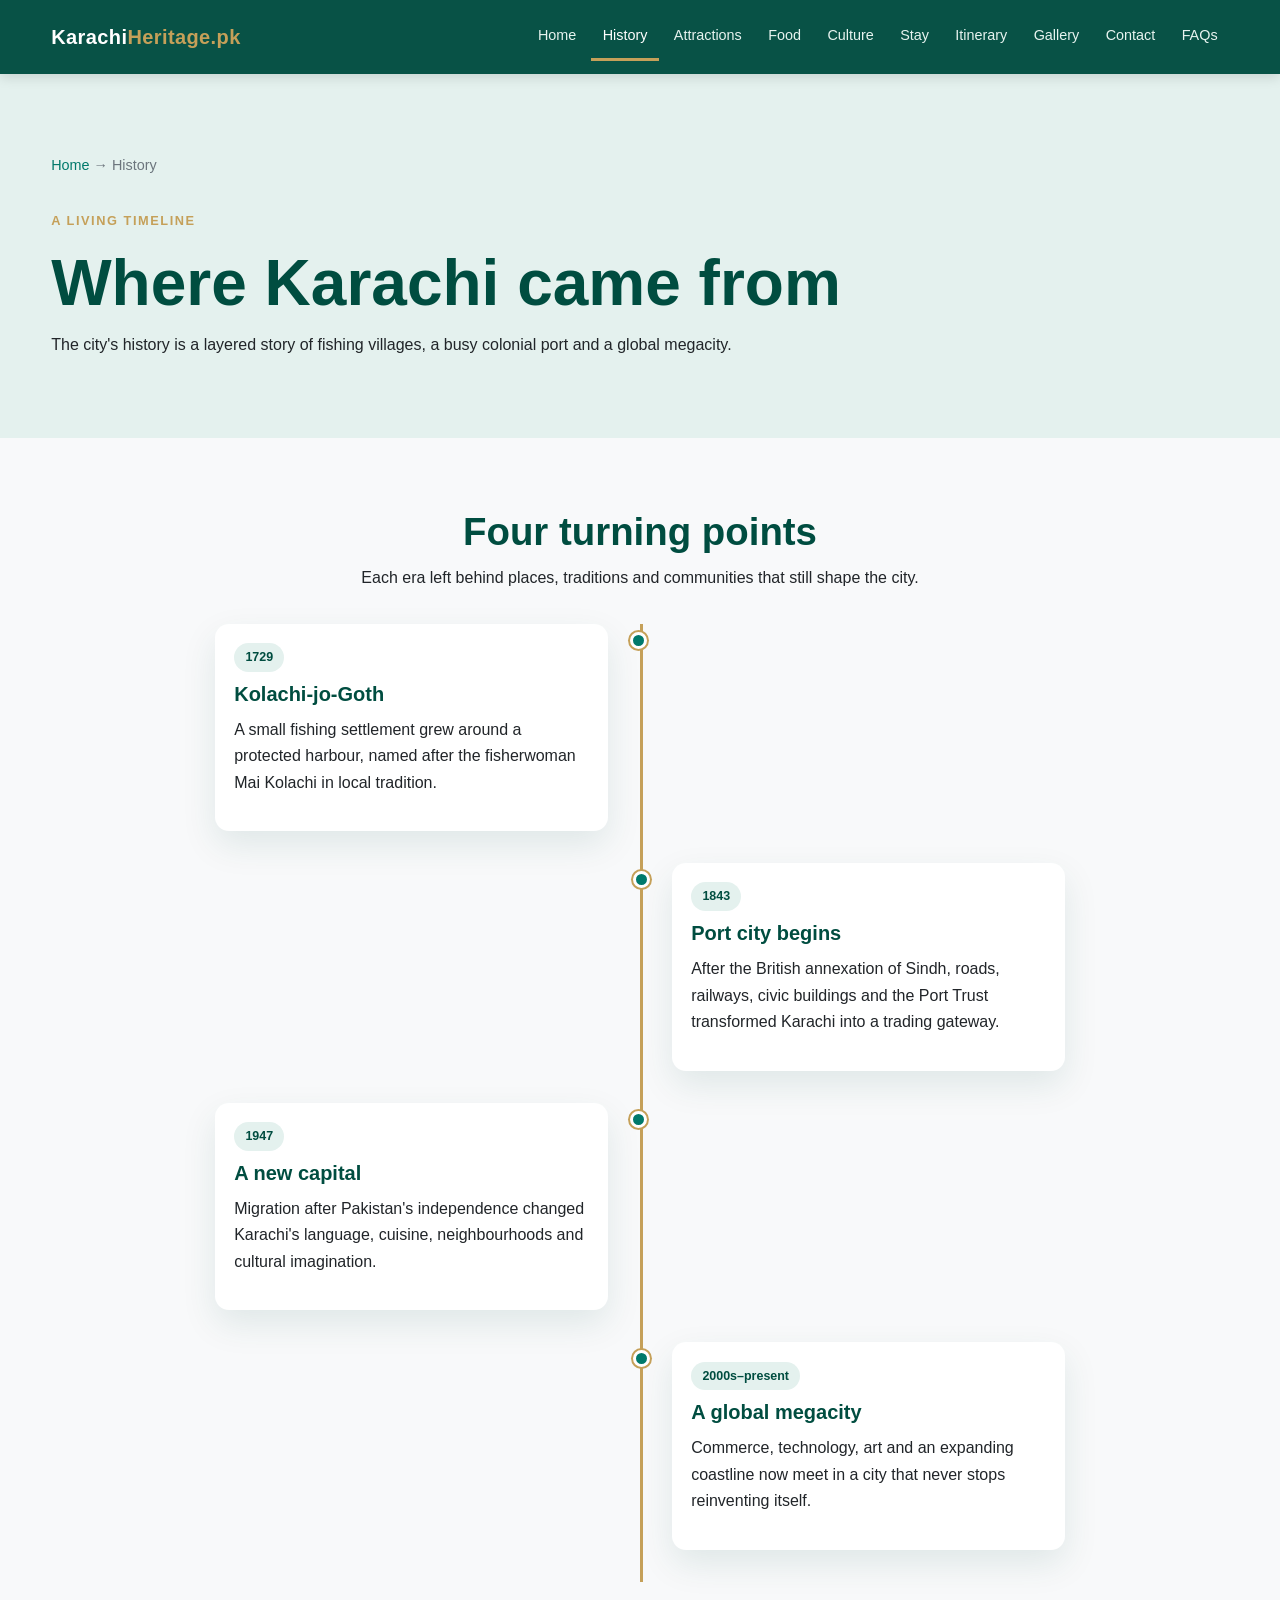
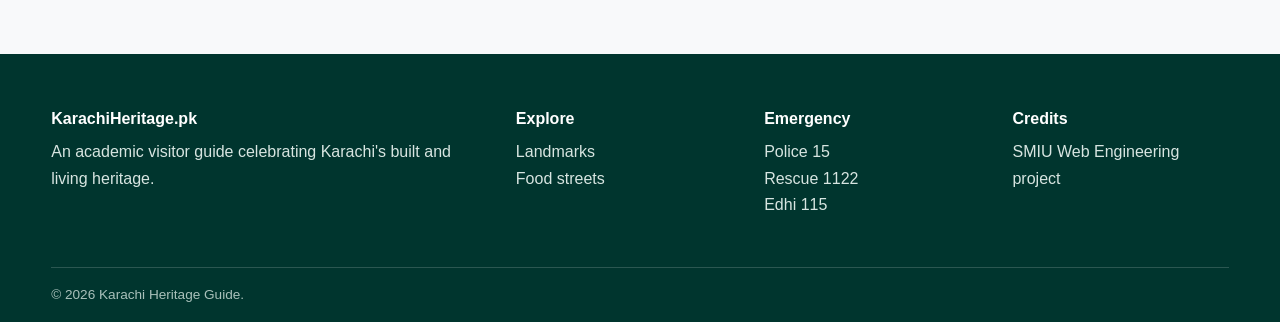
<file: about.html>
<!doctype html><html lang="en"><head><meta charset="utf-8"><meta name="viewport" content="width=device-width,initial-scale=1"><title>History | KarachiHeritage.pk</title><link rel="stylesheet" href="css/style.css"><link rel="stylesheet" href="css/responsive.css"></head><body><header class="site-header"><div class="container nav-wrap"><a class="brand" href="index.html">Karachi<span>Heritage.pk</span></a><nav><a href="index.html">Home</a><a class="active" href="about.html">History</a><a href="attractions.html">Attractions</a><a href="food-dining.html">Food</a><a href="culture-festivals.html">Culture</a><a href="hotels.html">Stay</a><a href="itinerary.html">Itinerary</a><a href="gallery.html">Gallery</a><a href="contact.html">Contact</a><a href="faqs.html">FAQs</a></nav></div></header><main><section class="page-hero"><div class="container"><p class="breadcrumb"><a href="index.html">Home</a> → History</p><p class="eyebrow">A living timeline</p><h1>Where Karachi came from</h1><p>The city's history is a layered story of fishing villages, a busy colonial port and a global megacity.</p></div></section><section class="section container"><div class="section-heading center"><h2>Four turning points</h2><p>Each era left behind places, traditions and communities that still shape the city.</p></div><div class="timeline"><div class="timeline-item"><div class="timeline-card"><span class="tag">1729</span><h3>Kolachi-jo-Goth</h3><p>A small fishing settlement grew around a protected harbour, named after the fisherwoman Mai Kolachi in local tradition.</p></div></div><div class="timeline-item"><div class="timeline-card"><span class="tag">1843</span><h3>Port city begins</h3><p>After the British annexation of Sindh, roads, railways, civic buildings and the Port Trust transformed Karachi into a trading gateway.</p></div></div><div class="timeline-item"><div class="timeline-card"><span class="tag">1947</span><h3>A new capital</h3><p>Migration after Pakistan's independence changed Karachi's language, cuisine, neighbourhoods and cultural imagination.</p></div></div><div class="timeline-item"><div class="timeline-card"><span class="tag">2000s–present</span><h3>A global megacity</h3><p>Commerce, technology, art and an expanding coastline now meet in a city that never stops reinventing itself.</p></div></div></div></section></main><footer class="site-footer"><div class="container footer-grid"><div><h3>KarachiHeritage.pk</h3><p>An academic visitor guide celebrating Karachi's built and living heritage.</p></div><div><h3>Explore</h3><a href="attractions.html">Landmarks</a><br><a href="food-dining.html">Food streets</a></div><div><h3>Emergency</h3><p>Police 15<br>Rescue 1122<br>Edhi 115</p></div><div><h3>Credits</h3><p>SMIU Web Engineering project</p></div></div><div class="container copyright">© 2026 Karachi Heritage Guide.</div></footer></body></html>
</file>
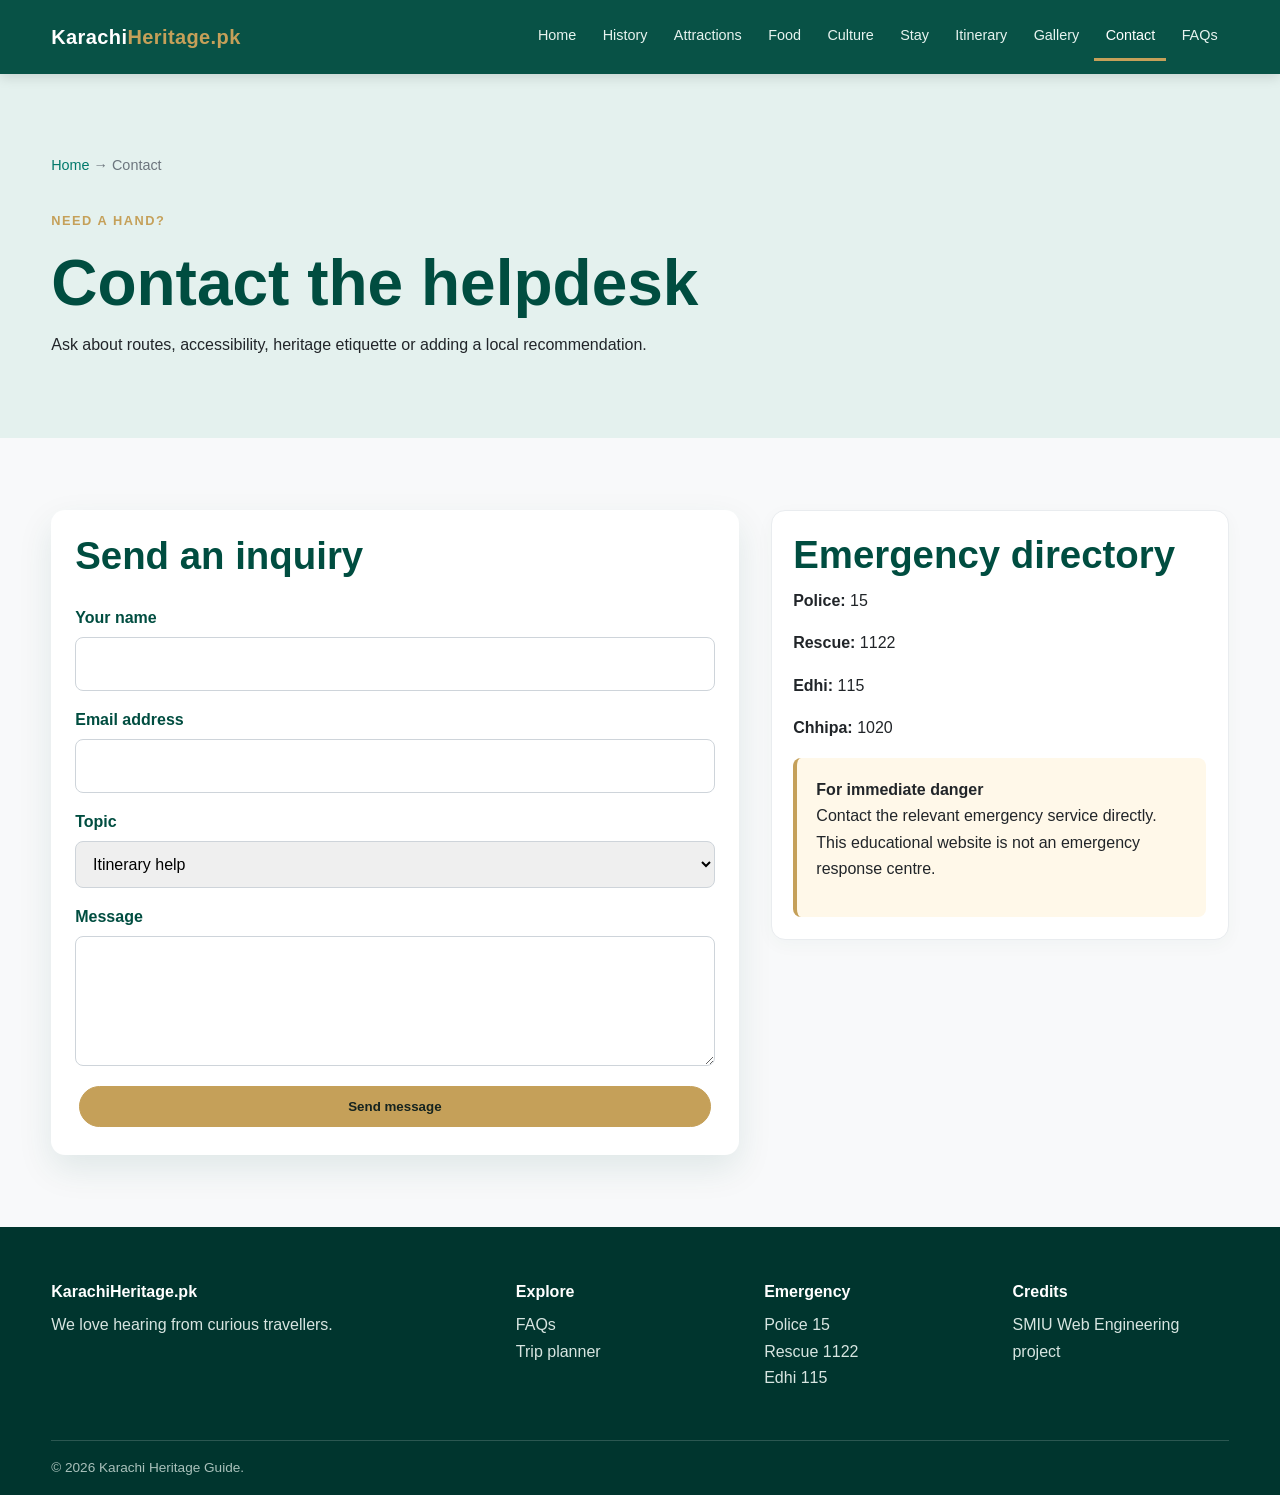
<file: contact.html>
<!doctype html><html lang="en"><head><meta charset="utf-8"><meta name="viewport" content="width=device-width,initial-scale=1"><title>Contact | KarachiHeritage.pk</title><link rel="stylesheet" href="css/style.css"><link rel="stylesheet" href="css/responsive.css"></head><body><header class="site-header"><div class="container nav-wrap"><a class="brand" href="index.html">Karachi<span>Heritage.pk</span></a><nav><a href="index.html">Home</a><a href="about.html">History</a><a href="attractions.html">Attractions</a><a href="food-dining.html">Food</a><a href="culture-festivals.html">Culture</a><a href="hotels.html">Stay</a><a href="itinerary.html">Itinerary</a><a href="gallery.html">Gallery</a><a class="active" href="contact.html">Contact</a><a href="faqs.html">FAQs</a></nav></div></header><main><section class="page-hero"><div class="container"><p class="breadcrumb"><a href="index.html">Home</a> → Contact</p><p class="eyebrow">Need a hand?</p><h1>Contact the helpdesk</h1><p>Ask about routes, accessibility, heritage etiquette or adding a local recommendation.</p></div></section><section class="section container split"><form action="#" method="post"><h2>Send an inquiry</h2><div class="field"><label for="name">Your name</label><input id="name" name="name" required></div><div class="field"><label for="email">Email address</label><input id="email" name="email" type="email" required></div><div class="field"><label for="topic">Topic</label><select id="topic" name="topic"><option>Itinerary help</option><option>Accessibility</option><option>Heritage site</option><option>Feedback</option></select></div><div class="field"><label for="message">Message</label><textarea id="message" name="message" required></textarea></div><button class="btn" type="submit">Send message</button></form><aside><div class="card card-body"><h2>Emergency directory</h2><p><strong>Police:</strong> 15</p><p><strong>Rescue:</strong> 1122</p><p><strong>Edhi:</strong> 115</p><p><strong>Chhipa:</strong> 1020</p><div class="notice"><strong>For immediate danger</strong><p>Contact the relevant emergency service directly. This educational website is not an emergency response centre.</p></div></div></aside></section></main><footer class="site-footer"><div class="container footer-grid"><div><h3>KarachiHeritage.pk</h3><p>We love hearing from curious travellers.</p></div><div><h3>Explore</h3><a href="faqs.html">FAQs</a><br><a href="itinerary.html">Trip planner</a></div><div><h3>Emergency</h3><p>Police 15<br>Rescue 1122<br>Edhi 115</p></div><div><h3>Credits</h3><p>SMIU Web Engineering project</p></div></div><div class="container copyright">© 2026 Karachi Heritage Guide.</div></footer></body></html>
</file>
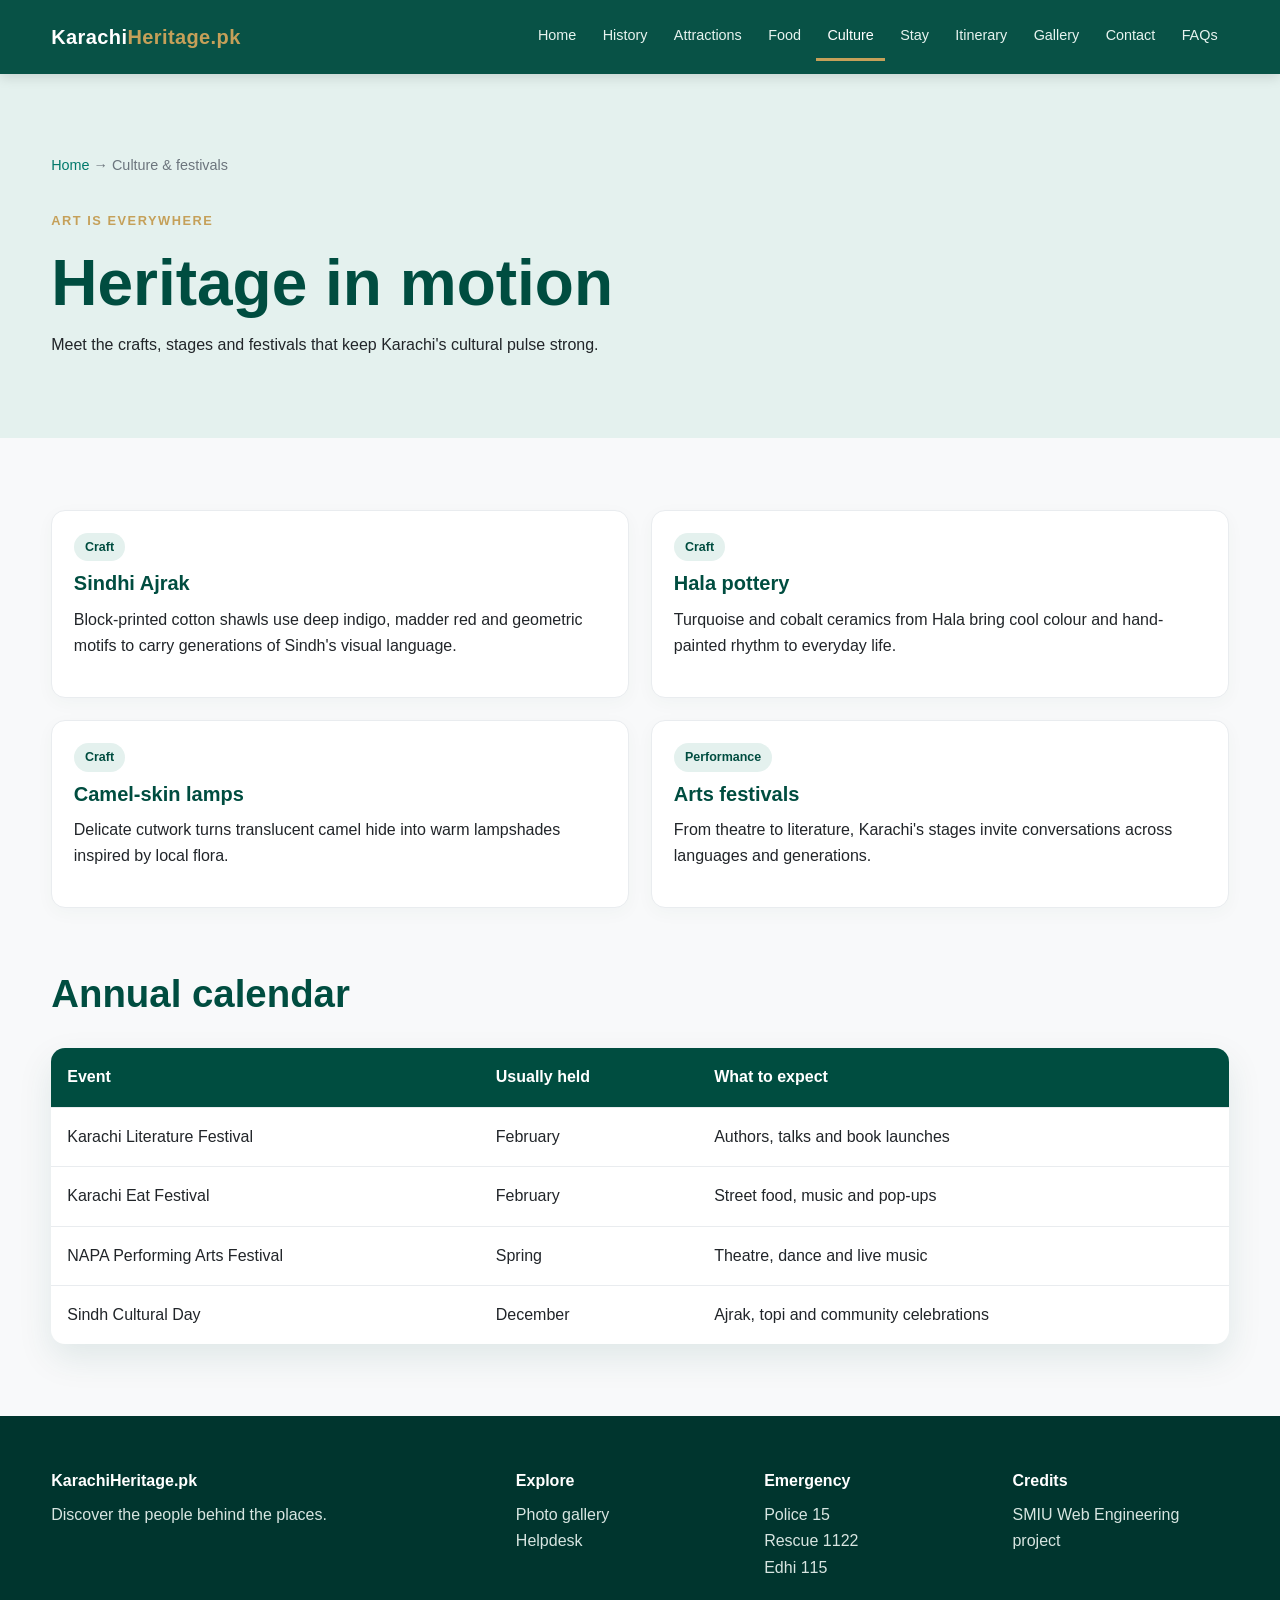
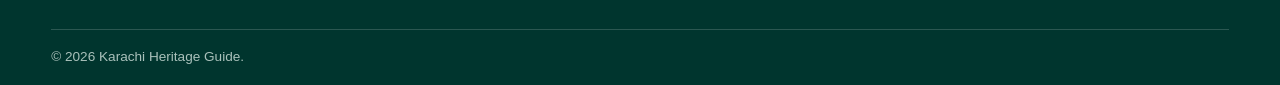
<file: culture-festivals.html>
<!doctype html><html lang="en"><head><meta charset="utf-8"><meta name="viewport" content="width=device-width,initial-scale=1"><title>Culture & Festivals | KarachiHeritage.pk</title><link rel="stylesheet" href="css/style.css"><link rel="stylesheet" href="css/responsive.css"></head><body><header class="site-header"><div class="container nav-wrap"><a class="brand" href="index.html">Karachi<span>Heritage.pk</span></a><nav><a href="index.html">Home</a><a href="about.html">History</a><a href="attractions.html">Attractions</a><a href="food-dining.html">Food</a><a class="active" href="culture-festivals.html">Culture</a><a href="hotels.html">Stay</a><a href="itinerary.html">Itinerary</a><a href="gallery.html">Gallery</a><a href="contact.html">Contact</a><a href="faqs.html">FAQs</a></nav></div></header><main><section class="page-hero"><div class="container"><p class="breadcrumb"><a href="index.html">Home</a> → Culture & festivals</p><p class="eyebrow">Art is everywhere</p><h1>Heritage in motion</h1><p>Meet the crafts, stages and festivals that keep Karachi's cultural pulse strong.</p></div></section><section class="section container"><div class="grid grid-2"><article class="card card-body"><span class="tag">Craft</span><h3>Sindhi Ajrak</h3><p>Block-printed cotton shawls use deep indigo, madder red and geometric motifs to carry generations of Sindh's visual language.</p></article><article class="card card-body"><span class="tag">Craft</span><h3>Hala pottery</h3><p>Turquoise and cobalt ceramics from Hala bring cool colour and hand-painted rhythm to everyday life.</p></article><article class="card card-body"><span class="tag">Craft</span><h3>Camel-skin lamps</h3><p>Delicate cutwork turns translucent camel hide into warm lampshades inspired by local flora.</p></article><article class="card card-body"><span class="tag">Performance</span><h3>Arts festivals</h3><p>From theatre to literature, Karachi's stages invite conversations across languages and generations.</p></article></div><div class="section-heading" style="margin-top:4rem"><h2>Annual calendar</h2></div><div class="table-wrap"><table><tr><th>Event</th><th>Usually held</th><th>What to expect</th></tr><tr><td>Karachi Literature Festival</td><td>February</td><td>Authors, talks and book launches</td></tr><tr><td>Karachi Eat Festival</td><td>February</td><td>Street food, music and pop-ups</td></tr><tr><td>NAPA Performing Arts Festival</td><td>Spring</td><td>Theatre, dance and live music</td></tr><tr><td>Sindh Cultural Day</td><td>December</td><td>Ajrak, topi and community celebrations</td></tr></table></div></section></main><footer class="site-footer"><div class="container footer-grid"><div><h3>KarachiHeritage.pk</h3><p>Discover the people behind the places.</p></div><div><h3>Explore</h3><a href="gallery.html">Photo gallery</a><br><a href="contact.html">Helpdesk</a></div><div><h3>Emergency</h3><p>Police 15<br>Rescue 1122<br>Edhi 115</p></div><div><h3>Credits</h3><p>SMIU Web Engineering project</p></div></div><div class="container copyright">© 2026 Karachi Heritage Guide.</div></footer></body></html>
</file>
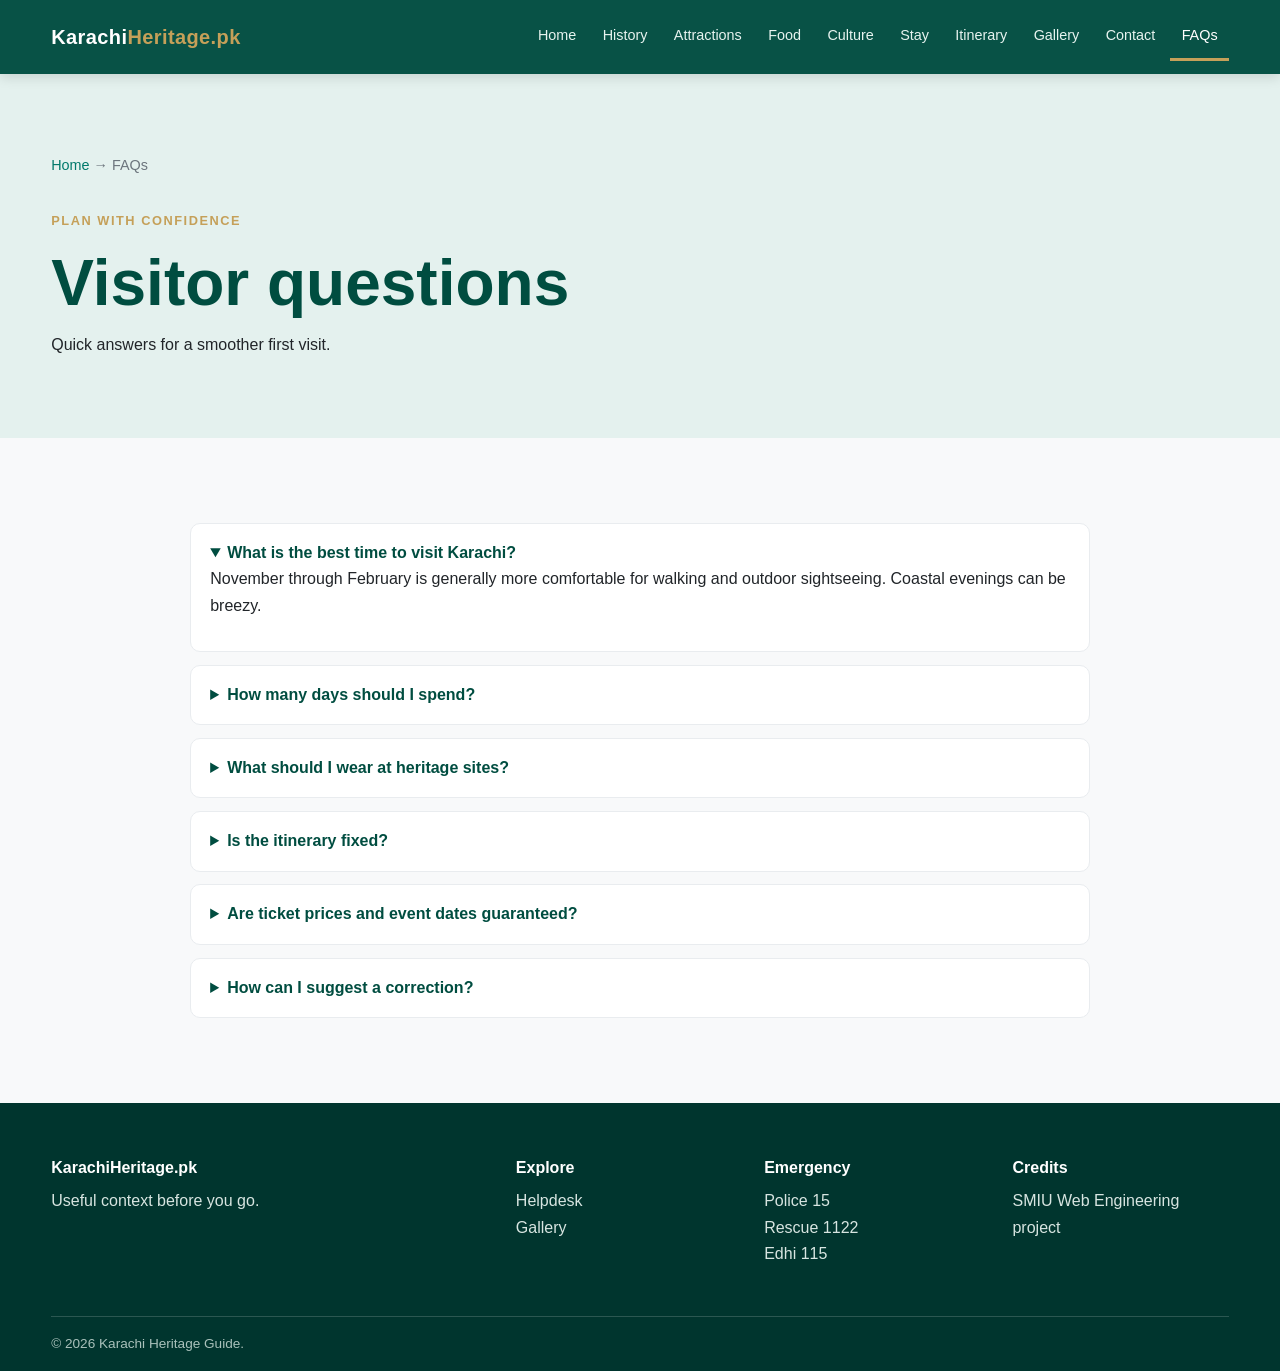
<file: faqs.html>
<!doctype html><html lang="en"><head><meta charset="utf-8"><meta name="viewport" content="width=device-width,initial-scale=1"><title>FAQs | KarachiHeritage.pk</title><link rel="stylesheet" href="css/style.css"><link rel="stylesheet" href="css/responsive.css"></head><body><header class="site-header"><div class="container nav-wrap"><a class="brand" href="index.html">Karachi<span>Heritage.pk</span></a><nav><a href="index.html">Home</a><a href="about.html">History</a><a href="attractions.html">Attractions</a><a href="food-dining.html">Food</a><a href="culture-festivals.html">Culture</a><a href="hotels.html">Stay</a><a href="itinerary.html">Itinerary</a><a href="gallery.html">Gallery</a><a href="contact.html">Contact</a><a class="active" href="faqs.html">FAQs</a></nav></div></header><main><section class="page-hero"><div class="container"><p class="breadcrumb"><a href="index.html">Home</a> → FAQs</p><p class="eyebrow">Plan with confidence</p><h1>Visitor questions</h1><p>Quick answers for a smoother first visit.</p></div></section><section class="section container" style="max-width:900px"><details open><summary>What is the best time to visit Karachi?</summary><p>November through February is generally more comfortable for walking and outdoor sightseeing. Coastal evenings can be breezy.</p></details><details><summary>How many days should I spend?</summary><p>Three days covers the main heritage, food and coastal highlights. Add a day for slower museum visits or day trips.</p></details><details><summary>What should I wear at heritage sites?</summary><p>Choose comfortable, modest clothing and covered shoulders and knees when visiting religious or memorial spaces.</p></details><details><summary>Is the itinerary fixed?</summary><p>No. It is a starting point. Group stops by neighbourhood and check opening times before travelling.</p></details><details><summary>Are ticket prices and event dates guaranteed?</summary><p>No. Prices, hours and festival schedules can change. Confirm with the venue before your visit.</p></details><details><summary>How can I suggest a correction?</summary><p><a href="contact.html">Contact the helpdesk</a> with the page name and source or detail you would like us to review.</p></details></section></main><footer class="site-footer"><div class="container footer-grid"><div><h3>KarachiHeritage.pk</h3><p>Useful context before you go.</p></div><div><h3>Explore</h3><a href="contact.html">Helpdesk</a><br><a href="gallery.html">Gallery</a></div><div><h3>Emergency</h3><p>Police 15<br>Rescue 1122<br>Edhi 115</p></div><div><h3>Credits</h3><p>SMIU Web Engineering project</p></div></div><div class="container copyright">© 2026 Karachi Heritage Guide.</div></footer></body></html>
</file>
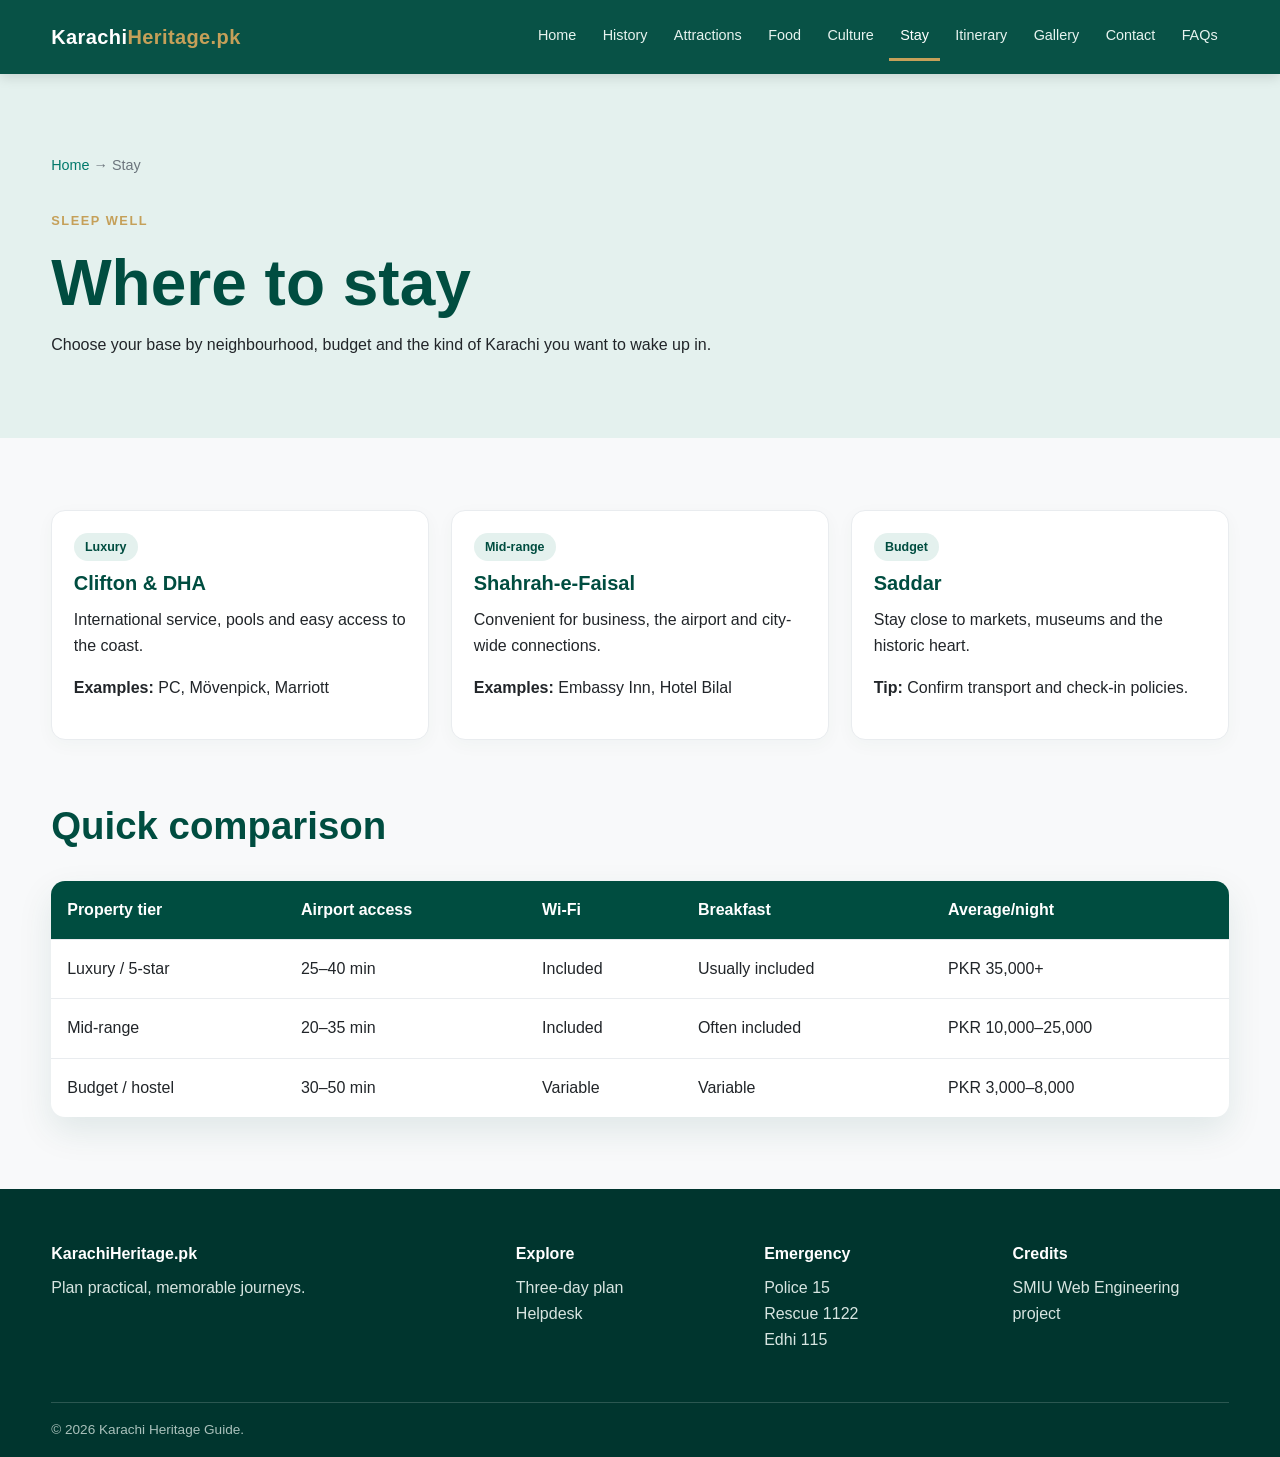
<file: hotels.html>
<!doctype html><html lang="en"><head><meta charset="utf-8"><meta name="viewport" content="width=device-width,initial-scale=1"><title>Where to Stay | KarachiHeritage.pk</title><link rel="stylesheet" href="css/style.css"><link rel="stylesheet" href="css/responsive.css"></head><body><header class="site-header"><div class="container nav-wrap"><a class="brand" href="index.html">Karachi<span>Heritage.pk</span></a><nav><a href="index.html">Home</a><a href="about.html">History</a><a href="attractions.html">Attractions</a><a href="food-dining.html">Food</a><a href="culture-festivals.html">Culture</a><a class="active" href="hotels.html">Stay</a><a href="itinerary.html">Itinerary</a><a href="gallery.html">Gallery</a><a href="contact.html">Contact</a><a href="faqs.html">FAQs</a></nav></div></header><main><section class="page-hero"><div class="container"><p class="breadcrumb"><a href="index.html">Home</a> → Stay</p><p class="eyebrow">Sleep well</p><h1>Where to stay</h1><p>Choose your base by neighbourhood, budget and the kind of Karachi you want to wake up in.</p></div></section><section class="section container"><div class="grid grid-3"><article class="card card-body"><span class="tag">Luxury</span><h3>Clifton & DHA</h3><p>International service, pools and easy access to the coast.</p><p><strong>Examples:</strong> PC, Mövenpick, Marriott</p></article><article class="card card-body"><span class="tag">Mid-range</span><h3>Shahrah-e-Faisal</h3><p>Convenient for business, the airport and city-wide connections.</p><p><strong>Examples:</strong> Embassy Inn, Hotel Bilal</p></article><article class="card card-body"><span class="tag">Budget</span><h3>Saddar</h3><p>Stay close to markets, museums and the historic heart.</p><p><strong>Tip:</strong> Confirm transport and check-in policies.</p></article></div><div class="section-heading" style="margin-top:4rem"><h2>Quick comparison</h2></div><div class="table-wrap"><table><tr><th>Property tier</th><th>Airport access</th><th>Wi-Fi</th><th>Breakfast</th><th>Average/night</th></tr><tr><td>Luxury / 5-star</td><td>25–40 min</td><td>Included</td><td>Usually included</td><td>PKR 35,000+</td></tr><tr><td>Mid-range</td><td>20–35 min</td><td>Included</td><td>Often included</td><td>PKR 10,000–25,000</td></tr><tr><td>Budget / hostel</td><td>30–50 min</td><td>Variable</td><td>Variable</td><td>PKR 3,000–8,000</td></tr></table></div></section></main><footer class="site-footer"><div class="container footer-grid"><div><h3>KarachiHeritage.pk</h3><p>Plan practical, memorable journeys.</p></div><div><h3>Explore</h3><a href="itinerary.html">Three-day plan</a><br><a href="contact.html">Helpdesk</a></div><div><h3>Emergency</h3><p>Police 15<br>Rescue 1122<br>Edhi 115</p></div><div><h3>Credits</h3><p>SMIU Web Engineering project</p></div></div><div class="container copyright">© 2026 Karachi Heritage Guide.</div></footer></body></html>
</file>
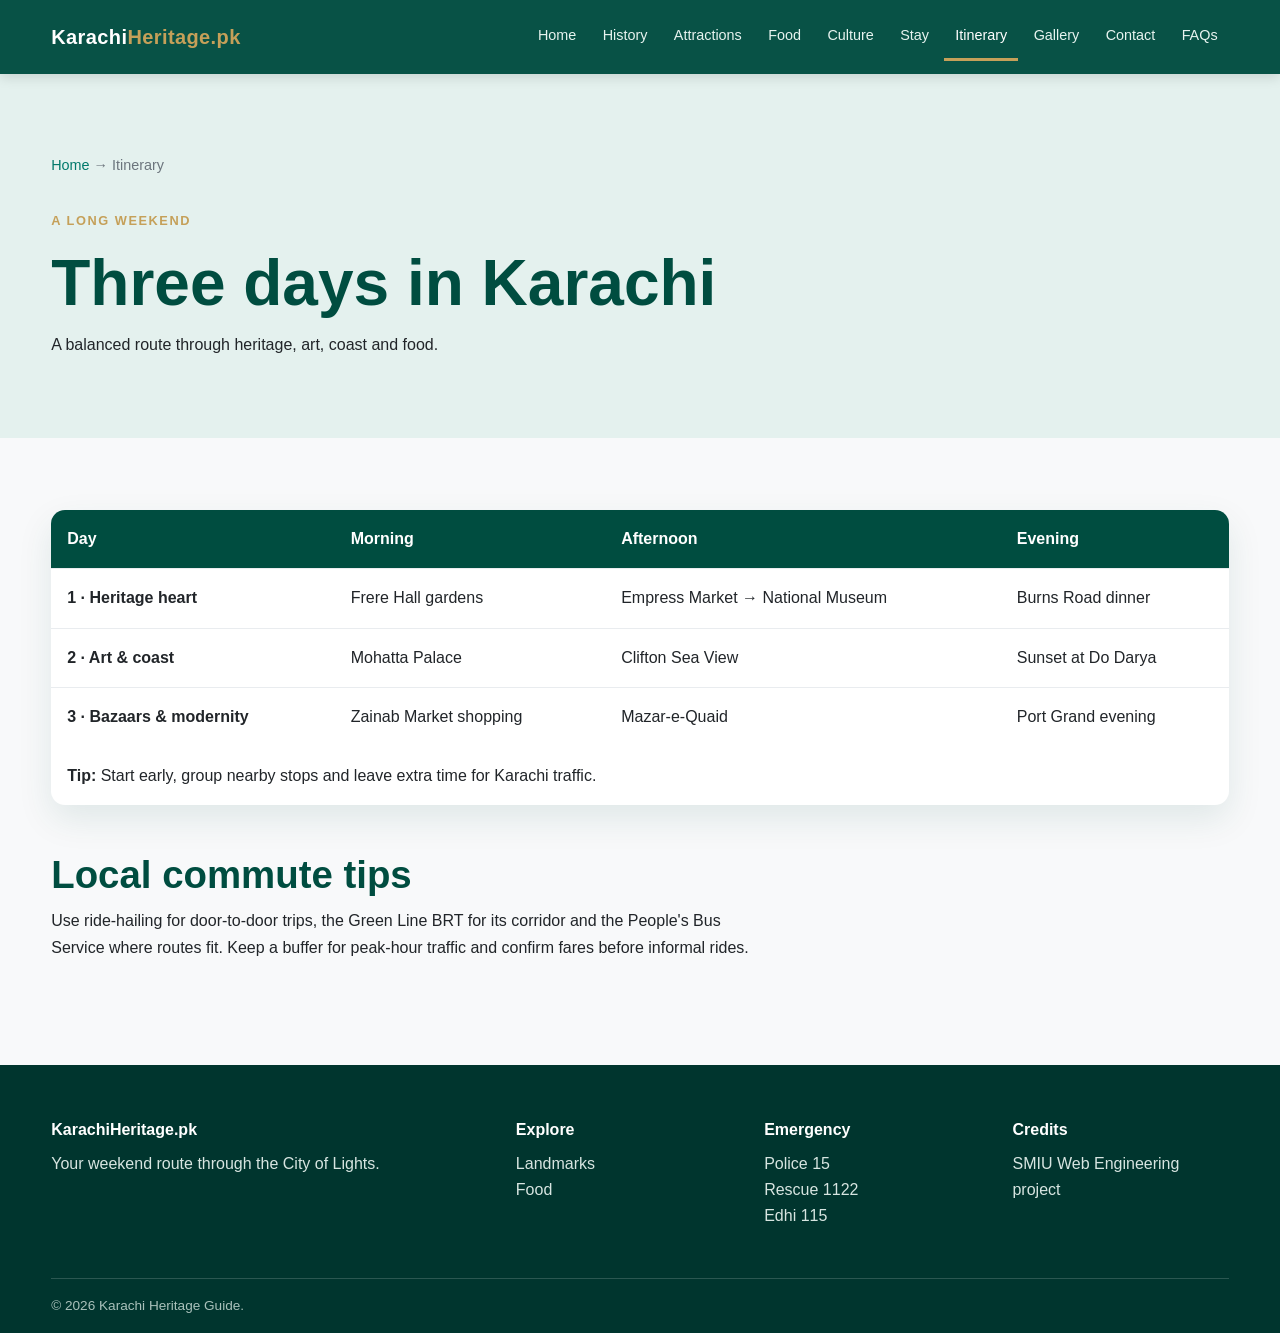
<file: itinerary.html>
<!doctype html><html lang="en"><head><meta charset="utf-8"><meta name="viewport" content="width=device-width,initial-scale=1"><title>3-Day Itinerary | KarachiHeritage.pk</title><link rel="stylesheet" href="css/style.css"><link rel="stylesheet" href="css/responsive.css"></head><body><header class="site-header"><div class="container nav-wrap"><a class="brand" href="index.html">Karachi<span>Heritage.pk</span></a><nav><a href="index.html">Home</a><a href="about.html">History</a><a href="attractions.html">Attractions</a><a href="food-dining.html">Food</a><a href="culture-festivals.html">Culture</a><a href="hotels.html">Stay</a><a class="active" href="itinerary.html">Itinerary</a><a href="gallery.html">Gallery</a><a href="contact.html">Contact</a><a href="faqs.html">FAQs</a></nav></div></header><main><section class="page-hero"><div class="container"><p class="breadcrumb"><a href="index.html">Home</a> → Itinerary</p><p class="eyebrow">A long weekend</p><h1>Three days in Karachi</h1><p>A balanced route through heritage, art, coast and food.</p></div></section><section class="section container"><div class="table-wrap"><table><thead><tr><th>Day</th><th>Morning</th><th>Afternoon</th><th>Evening</th></tr></thead><tbody><tr><td><strong>1 · Heritage heart</strong></td><td>Frere Hall gardens</td><td>Empress Market → National Museum</td><td>Burns Road dinner</td></tr><tr><td><strong>2 · Art & coast</strong></td><td>Mohatta Palace</td><td>Clifton Sea View</td><td>Sunset at Do Darya</td></tr><tr><td><strong>3 · Bazaars & modernity</strong></td><td>Zainab Market shopping</td><td>Mazar-e-Quaid</td><td>Port Grand evening</td></tr></tbody><tfoot><tr><td colspan="4"><strong>Tip:</strong> Start early, group nearby stops and leave extra time for Karachi traffic.</td></tr></tfoot></table></div><div class="section-heading" style="margin-top:3rem"><h2>Local commute tips</h2><p>Use ride-hailing for door-to-door trips, the Green Line BRT for its corridor and the People's Bus Service where routes fit. Keep a buffer for peak-hour traffic and confirm fares before informal rides.</p></div></section></main><footer class="site-footer"><div class="container footer-grid"><div><h3>KarachiHeritage.pk</h3><p>Your weekend route through the City of Lights.</p></div><div><h3>Explore</h3><a href="attractions.html">Landmarks</a><br><a href="food-dining.html">Food</a></div><div><h3>Emergency</h3><p>Police 15<br>Rescue 1122<br>Edhi 115</p></div><div><h3>Credits</h3><p>SMIU Web Engineering project</p></div></div><div class="container copyright">© 2026 Karachi Heritage Guide.</div></footer></body></html>
</file>
<file: css/style.css>
:root {
  --primary-heritage: #004d40;
  --primary-accent: #00796b;
  --sandstone-gold: #c5a059;
  --bg-base: #fff;
  --bg-canvas: #f8f9fa;
  --text-body: #212529;
  --text-muted: #6c757d;
  --border-soft: #e9ecef;
  --shadow: 0 14px 35px rgba(0, 77, 64, .1);
  --radius: 14px;
}
* { box-sizing: border-box; }
html { scroll-behavior: smooth; }
body { margin: 0; color: var(--text-body); background: var(--bg-canvas); font: 16px/1.65 "Segoe UI", Arial, sans-serif; }
h1,h2,h3 { margin: 0 0 .7rem; line-height: 1.15; color: var(--primary-heritage); }
h1 { font-size: clamp(2.3rem, 6vw, 4.8rem); }
h2 { font-size: clamp(1.8rem, 3vw, 2.7rem); }
h3 { font-size: 1.25rem; }
p { margin: 0 0 1rem; }
a { color: var(--primary-accent); text-decoration: none; }
a:hover { color: var(--sandstone-gold); }
img { max-width: 100%; display: block; }
.container { width: min(1180px, 92%); margin: auto; }
.site-header { position: sticky; top: 0; z-index: 10; background: rgba(0,77,64,.97); color: white; box-shadow: 0 3px 12px #0002; }
.nav-wrap { min-height: 74px; display: flex; align-items: center; justify-content: space-between; gap: 1rem; }
.brand { color: white; font-size: 1.25rem; font-weight: 800; letter-spacing: .02em; }
.brand span { color: var(--sandstone-gold); }
.nav-toggle { display: none; }
nav { display: flex; align-items: center; gap: .25rem; flex-wrap: wrap; }
nav a { color: #e7f4f0; padding: .65rem .7rem; font-size: .9rem; border-bottom: 3px solid transparent; }
nav a:hover, nav a.active { color: white; border-bottom-color: var(--sandstone-gold); }
.hero { min-height: 560px; display: grid; place-items: center; text-align: center; color: white; background: linear-gradient(#002f2ab8,#002f2add), url("https://images.unsplash.com/photo-1566552881560-0be862a7c445?auto=format&fit=crop&w=1800&q=85") center/cover; }
.hero h1,.hero h2 { color: white; max-width: 850px; }
.hero p { max-width: 700px; margin: 1rem auto 1.5rem; font-size: 1.15rem; }
.hero-inner { padding: 5rem 0; }
.eyebrow { color: var(--sandstone-gold); font-weight: 800; letter-spacing: .12em; text-transform: uppercase; font-size: .8rem; }
.btn { display: inline-block; border: 1px solid var(--sandstone-gold); border-radius: 999px; padding: .75rem 1.2rem; margin: .25rem; background: var(--sandstone-gold); color: #15231f; font-weight: 700; }
.btn.secondary { background: transparent; color: white; }
.btn:hover { background: white; color: var(--primary-heritage); }
.section { padding: 4.5rem 0; }
.section-heading { max-width: 700px; margin-bottom: 2rem; }
.section-heading.center { margin-inline: auto; text-align: center; }
.metrics { display: grid; grid-template-columns: repeat(4,1fr); background: white; box-shadow: var(--shadow); margin-top: -2rem; position: relative; border-radius: var(--radius); overflow: hidden; }
.metric { padding: 1.5rem; text-align: center; border-right: 1px solid var(--border-soft); }
.metric strong { display: block; color: var(--primary-heritage); font-size: 1.6rem; }
.grid { display: grid; gap: 1.4rem; }
.grid-3 { grid-template-columns: repeat(3,1fr); }
.grid-2 { grid-template-columns: repeat(2,1fr); }
.card { background: white; border: 1px solid var(--border-soft); border-radius: var(--radius); overflow: hidden; box-shadow: 0 5px 18px #004d4009; }
.card-body { padding: 1.35rem; }
.card img { width: 100%; height: 220px; object-fit: cover; transition: transform .3s; }
.card:hover img { transform: scale(1.04); }
.tag { display: inline-block; background: #e4f1ee; color: var(--primary-heritage); border-radius: 999px; padding: .25rem .7rem; font-size: .78rem; font-weight: 700; margin-bottom: .7rem; }
.breadcrumb { padding: 1rem 0; font-size: .9rem; color: var(--text-muted); }
.page-hero { padding: 4rem 0; background: #e4f1ee; }
.page-hero h1 { font-size: clamp(2.2rem,5vw,4rem); }
.table-wrap { overflow-x: auto; background: white; border-radius: var(--radius); box-shadow: var(--shadow); }
table { width: 100%; border-collapse: collapse; min-width: 620px; }
th,td { text-align: left; padding: 1rem; border-bottom: 1px solid var(--border-soft); }
th { background: var(--primary-heritage); color: white; }
tr:last-child td { border-bottom: 0; }
.split { display: grid; grid-template-columns: 1.5fr 1fr; gap: 2rem; align-items: start; }
.sidebar { position: sticky; top: 95px; }
.notice { padding: 1.2rem; border-left: 4px solid var(--sandstone-gold); background: #fff8e9; border-radius: 8px; }
.timeline { position: relative; max-width: 850px; margin: auto; }
.timeline::before { content:""; position:absolute; left:50%; top:0; bottom:0; width:3px; background:var(--sandstone-gold); }
.timeline-item { width: 50%; padding: 0 2rem 2rem 0; position: relative; }
.timeline-item:nth-child(even) { margin-left: 50%; padding: 0 0 2rem 2rem; }
.timeline-item::after { content:""; position:absolute; right:-7px; top:8px; width:11px; height:11px; border-radius:50%; background:var(--primary-accent); border:3px solid white; box-shadow:0 0 0 2px var(--sandstone-gold); }
.timeline-item:nth-child(even)::after { left:-7px; right:auto; }
.timeline-card { background: white; padding: 1.2rem; border-radius: var(--radius); box-shadow: var(--shadow); }
.gallery { columns: 3 250px; column-gap: 1rem; }
.gallery figure { break-inside: avoid; margin: 0 0 1rem; position: relative; overflow: hidden; border-radius: var(--radius); }
.gallery img { width: 100%; transition: transform .3s; }
.gallery figcaption { position:absolute; inset:auto 0 0; padding: 1rem; color:white; background:linear-gradient(transparent,#000c); transform:translateY(100%); transition:.3s; }
.gallery figure:hover img { transform: scale(1.05); }.gallery figure:hover figcaption { transform:translateY(0); }
details { background: white; border: 1px solid var(--border-soft); border-radius: 10px; margin: .8rem 0; padding: 1rem 1.2rem; }
summary { cursor: pointer; color: var(--primary-heritage); font-weight: 700; }
form { display:grid; gap:1rem; background:white; padding:1.5rem; border-radius:var(--radius); box-shadow:var(--shadow); }
label { color: var(--primary-heritage); font-weight:700; }.field { display:grid; gap:.35rem; }
input,textarea,select { width:100%; border:1px solid #ced4da; border-radius:8px; padding:.8rem; font:inherit; } textarea { min-height:130px; resize:vertical; }
.site-footer { background: #00352e; color: #d7e5e1; padding: 3.5rem 0 1rem; }.site-footer h3 { color:white; font-size:1rem; }.site-footer a { color:#d7e5e1; }.footer-grid { display:grid; grid-template-columns:2fr 1fr 1fr 1fr; gap:2rem; }.copyright { border-top:1px solid #ffffff2b; margin-top:2rem; padding-top:1rem; font-size:.85rem; color:#a9c1bb; }
@media(max-width:992px){ nav a { padding-inline:.4rem; }.footer-grid { grid-template-columns:repeat(2,1fr); }.grid-3 { grid-template-columns:repeat(2,1fr); }}
@media(max-width:600px){ .nav-wrap { align-items:flex-start; padding:1rem 0; flex-direction:column; }.nav-toggle { display:none; } nav { gap:0; }.hero { min-height:500px; }.metrics,.grid-2,.grid-3,.split { grid-template-columns:1fr; }.metric { border-right:0; border-bottom:1px solid var(--border-soft); }.sidebar { position:static; }.timeline::before { left:10px; }.timeline-item,.timeline-item:nth-child(even) { width:100%; margin:0; padding:0 0 1.5rem 2.5rem; }.timeline-item::after,.timeline-item:nth-child(even)::after { left:4px; right:auto; }.footer-grid { grid-template-columns:1fr; }}
</file>
<file: css/responsive.css>
/* Responsive refinements are kept separate for assignment maintenance. */
@media (max-width: 760px) {
  nav { width: 100%; overflow-x: auto; flex-wrap: nowrap; }
  nav a { white-space: nowrap; }
  .section { padding: 3rem 0; }
}
</file>
